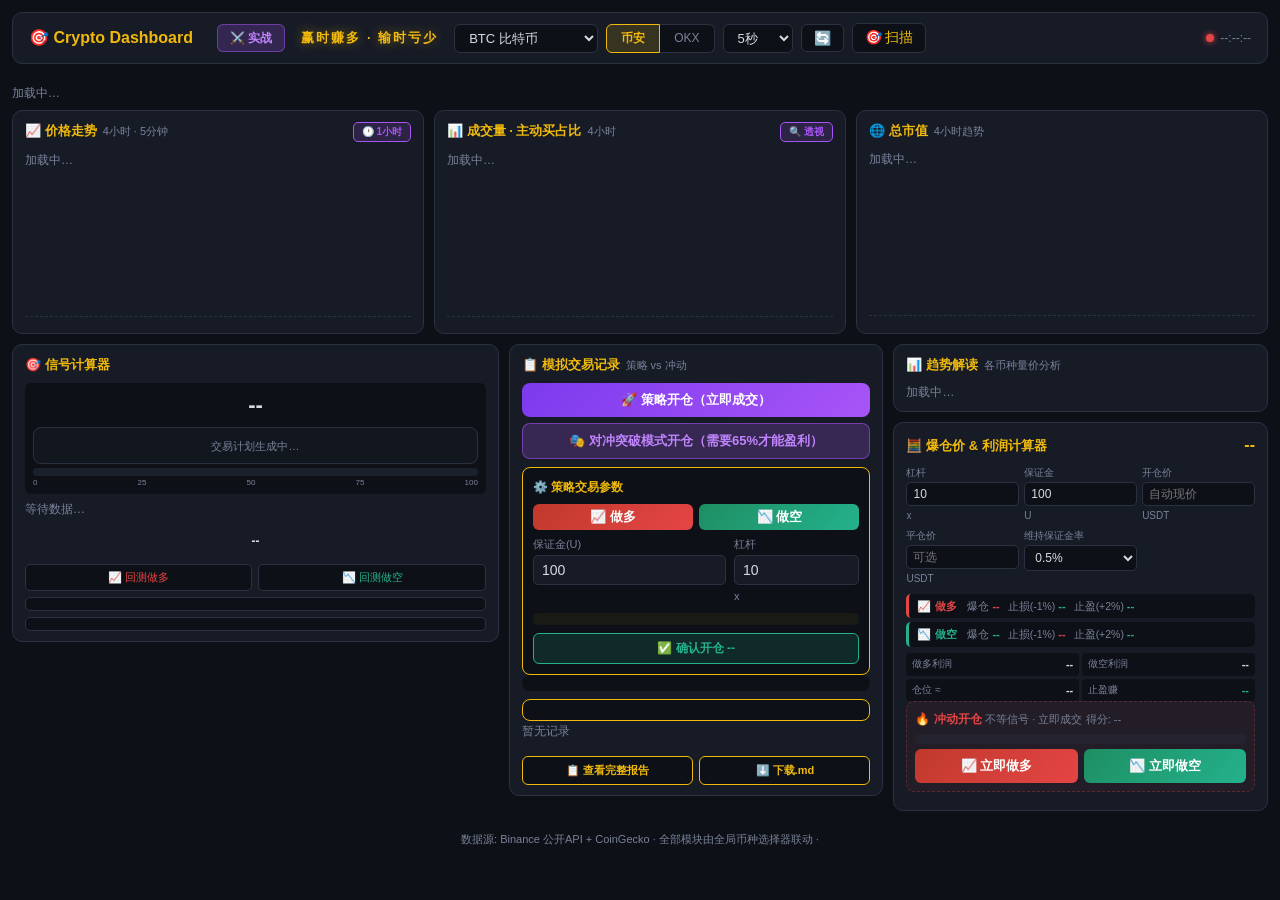
<file: index.html>
<!DOCTYPE html>
<html lang="zh-CN">
<head>
  <meta charset="UTF-8">
  <meta name="viewport" content="width=device-width, initial-scale=1.0">
  <title>赢时赚多 · 输时亏少 — Crypto Dashboard</title>
  <link rel="stylesheet" href="style.css?v=20260916220541">
</head>
<body>
  <!-- 顶栏: 全局控制 -->
  <header class="topbar">
    <div class="logo">🎯 Crypto Dashboard</div>
    <a href="battle.html" class="battle-link" title="实战OKX: 双向100U×10x, 感受资金流失速度">⚔️ 实战</a>
    <div class="motto">赢时赚多 · 输时亏少</div>
    <div class="controls">
      <select id="coinSel" title="选择币种(币安+OKX双所30币池)">
        <option value="BTCUSDT">BTC 比特币</option>
      </select>
      <div class="src-toggle">
        <button class="src-btn active" id="srcBn">币安</button>
        <button class="src-btn" id="srcOkx">OKX</button>
      </div>
      <select id="intervalSel" title="刷新间隔">
        <option value="5" selected>5秒</option>
        <option value="10">10秒</option>
        <option value="30">30秒</option>
        <option value="60">60秒</option>
      </select>
      <button id="refreshBtn" title="立即刷新">🔄</button>
      <button id="scanBtn" title="扫描30币开仓机会 (快捷键 S)">🎯 扫描</button>
    </div>
    <div class="status">
      <span class="dot" id="statusDot"></span>
      <span id="lastUpdate">--:--:--</span>
    </div>
  </header>

  <!-- 主流币价格条 -->
  <div class="coin-strip" id="coinStrip">
    <span class="loading">加载中…</span>
  </div>

  <!-- 第一行: 三个图表 -->
  <div class="grid charts-row">
    <div class="card chart-card">
      <div class="card-title">📈 价格走势 <span class="sub">4小时 · 5分钟</span>
        <button class="xray-btn" id="hourBtn" title="最近1小时分钟级价格曲线">🕐 1小时</button>
      </div>
      <div id="priceChart" class="chart-area"><span class="loading">加载中…</span></div>
      <div class="chart-info" id="priceInfo"></div>
    </div>
    <div class="card chart-card">
      <div class="card-title">📊 成交量 · 主动买占比 <span class="sub">4小时</span>
        <button class="xray-btn" id="xrayBtn" title="成交透视">🔍 透视</button>
      </div>
      <div id="volChart" class="chart-area"><span class="loading">加载中…</span></div>
      <div class="chart-info" id="volInfo"></div>
    </div>
    <div class="card chart-card">
      <div class="card-title">🌐 总市值 <span class="sub">4小时趋势</span></div>
      <div id="mcChart" class="chart-area"><span class="loading">加载中…</span></div>
      <div class="chart-info" id="mcInfo"></div>
    </div>
  </div>

  <!-- 第二行: 信号 + 趋势 + 计算器 -->
  <div class="grid analysis-row">
    <div class="card signal-card">
      <div class="card-title">🎯 信号计算器</div>
      <div class="score-gauge">
        <div class="sg-score" id="signalScore">--</div>
        <div class="sg-profile" id="signalProfile"></div>
        <div class="tp-box" id="tradePlan"><span class="sub">交易计划生成中…</span></div>
        <div class="sg-bar"><div class="sg-fill" id="scoreBar"></div></div>
        <div class="sg-ticks"><span>0</span><span>25</span><span>50</span><span>75</span><span>100</span></div>
      </div>
      <div id="signalList" class="signal-list"><span class="loading">等待数据…</span></div>
      <div id="signalVerdict" class="verdict">--</div>
      <div class="bt-btns">
        <button id="btLong" class="bt-btn long">📈 回测做多</button>
        <button id="btShort" class="bt-btn short">📉 回测做空</button>
      </div>
      <div id="btResult" class="bt-result hidden"></div>
      <div id="btTrades" class="bt-trades hidden"></div>
    </div>
    <div class="card forward-card">
      <div class="card-title">📋 模拟交易记录 <span class="sub">策略 vs 冲动</span></div>
      <button id="simStartBtn" class="sim-start">🚀 策略开仓（立即成交）</button>
        <button id="hedgeStartBtn" class="sim-start hedge-start" title="双方向同开: 多腿止损=近10根5m低点/空腿=高点, 各1.5R止盈。震荡双杀是主要风险, 组合需约65%单组胜率才覆盖双杀亏损">🎭 对冲突破模式开仓（需要65%才能盈利）</button>
      <div id="simForm" class="sim-form hidden">
        <div class="sim-form-title">⚙️ 策略交易参数</div>
        <div class="impulse-btns" style="margin-bottom:6px">
          <button id="simDirLong" class="impulse-btn il" style="padding:4px">📈 做多</button>
          <button id="simDirShort" class="impulse-btn is" style="padding:4px">📉 做空</button>
        </div>
        <div class="sim-form-grid">
          <label>保证金(U)<input id="simMargin" type="number" value="100" min="10"></label>
          <label>杠杆<input id="simLev" type="number" value="10" min="1" max="125">x</label>
        </div>
        <div id="simPreview" class="sim-preview"></div>
        <button id="simConfirm" class="sim-confirm">✅ 确认开仓 <span id="simConfirmPrice" style="font-weight:800">--</span></button>
      </div>
      <div id="simCompare" class="sim-compare"></div>
      <div id="simActive" class="sim-active hidden"></div>
      <div id="simHistory" class="sim-history"><span class="loading">暂无记录</span></div>
      <div style="display:flex;gap:6px;margin-top:8px">
        <button id="viewReportBtn" class="export-btn" style="flex:1">📋 查看完整报告</button>
        <button id="exportBtn" class="export-btn" style="flex:1" title="写入index.html所在文件夹(需先运行: python3 server.py)">⬇️ 下载.md</button>
      </div>
    </div>
    <div class="trend-calc-col">
    <div class="card trend-card">
      <div class="card-title">📊 趋势解读 <span class="sub">各币种量价分析</span></div>
      <div id="trendList" class="trend-list"><span class="loading">加载中…</span></div>
    </div>
    <div class="card calc-card">
      <div class="card-title">🧮 爆仓价 & 利润计算器 <span id="curPrice" class="calc-cur-price">--</span></div>
      <div class="calc-grid">
        <label>杠杆<input id="lev" type="number" value="10" min="1" max="125">x</label>
        <label>保证金<input id="margin" type="number" value="100">U</label>
        <label>开仓价<input id="entry" type="number" step="any" placeholder="自动现价">USDT</label>
        <label>平仓价<input id="exitP" type="number" step="any" placeholder="可选">USDT</label>
        <label>维持保证金率
          <select id="mmr"><option value="0.004">0.4%</option><option value="0.005" selected>0.5%</option><option value="0.01">1%</option></select>
        </label>
      </div>
      <div class="calc-tps">
        <div class="ctp long">
          <span class="ctp-h">📈 做多</span>
          <span>爆仓 <b id="liqLong" class="c-red">--</b></span>
          <span>止损(-1%) <b id="slLong" class="c-green">--</b></span>
          <span>止盈(+2%) <b id="tpLong" class="c-green">--</b></span>
        </div>
        <div class="ctp short">
          <span class="ctp-h">📉 做空</span>
          <span>爆仓 <b id="liqShort" class="c-green">--</b></span>
          <span>止损(-1%) <b id="slShort" class="c-red">--</b></span>
          <span>止盈(+2%) <b id="tpShort" class="c-green">--</b></span>
        </div>
      </div>
      <div class="calc-results">
        <div class="cr"><label>做多利润</label><b id="pnlLong">--</b></div>
        <div class="cr"><label>做空利润</label><b id="pnlShort">--</b></div>
        <div class="cr"><label>仓位 ≈</label><b id="posSize">--</b></div>
        <div class="cr"><label>止盈赚</label><b id="tpProfit" style="color:var(--down)">--</b></div>
      </div>

      <!-- 冲动开仓区(计算器下方) -->
      <div class="impulse-box">
        <div class="impulse-title">🔥 冲动开仓 <span class="sub">不等信号 · 立即成交</span> <span id="impulseScore" class="sub" style="margin-left:auto">得分: --</span></div>
        <div class="impulse-preview" id="impulsePreview"></div>

        <div class="impulse-btns">
          <button id="impulseLong" class="impulse-btn il">📈 立即做多</button>
          <button id="impulseShort" class="impulse-btn is">📉 立即做空</button>
        </div>
      </div>
    </div>
    </div>
  </div>

  <footer>
    数据源: Binance 公开API + CoinGecko · 全部模块由全局币种选择器联动 · <span id="dataRange"></span>
  </footer>

  <!-- 开仓机会扫描弹框 -->
  <div class="xray-overlay hidden" id="scanOverlay">
    <div class="xray-modal" style="max-width:600px">
      <div class="xray-header">
        <span class="xray-title">📡 扫描 <span id="scanSummary" class="sub"></span></span>
        <button class="xray-close" id="scanClose">&times;</button>
      </div>
      <div class="scan-tabs">
        <button class="rt2-btn active" id="tabSignal">🎯 信号(30池)</button>
        <button class="rt2-btn" id="radarTab" data-src="binance">🔥 热点·币安</button>
        <button class="rt2-btn" data-src="okx">🔥 热点·OKX</button>
      </div>
      <div id="radarWrap" class="hidden">
        <div class="hot-table-wrap">
          <table class="hot-table">
            <thead id="radarHead"></thead>
            <tbody id="radarBody"></tbody>
          </table>
        </div>
      </div>
      <div class="xray-body">
        <div class="xs-title">全池信号评分 <span class="sub">按最高分排序 · 点击币种直接跳转 · S键重扫</span></div>
        <div id="scanList" class="scan-list"><span class="loading">按 S 或点按钮开始扫描</span></div>
      </div>
    </div>
  </div>

  <!-- 1小时价格细览弹框 -->
  <div class="xray-overlay hidden" id="hourOverlay">
    <div class="xray-modal" style="max-width:640px">
      <div class="xray-header">
        <span class="xray-title">🕐 最近1小时价格 · <span id="hourSym">--</span></span>
        <button class="xray-close" id="hourClose">&times;</button>
      </div>
      <div class="xray-body">
        <div id="hourStats" class="hour-stats"></div>
        <div id="hourChart" class="hour-chart"><span class="loading">加载中…</span></div>
        <div class="xs-title" style="margin-top:8px">分钟明细 <span class="sub">最新在前 · 时间 | 价格 | 幅度</span></div>
        <div id="hourRows" class="hour-rows"><span class="loading">加载中…</span></div>
      </div>
    </div>
  </div>

  <!-- 成交透视弹框 -->
  <div class="xray-overlay hidden" id="xrayOverlay">
    <div class="xray-modal">
      <div class="xray-header">
        <span class="xray-title">🔍 成交透视 · <span id="xraySym">--</span></span>
        <button class="xray-close" id="xrayClose">&times;</button>
      </div>
      <div class="xray-body">
        <div class="xray-section">
          <div class="xs-title">📐 量价分布 <span class="sub">价格 × 成交量（真实成交密集区）</span></div>
          <div id="xrayProfile" class="xray-profile"><span class="loading">分析中…</span></div>
          <div class="xray-insight" id="xrayProfileInsight"></div>
        </div>
        <div class="xray-section">
          <div class="xs-title">👥 交易者画像 <span class="sub">谁在买 · 谁在卖</span></div>
          <div id="xrayTraders" class="xray-traders"><span class="loading">分析中…</span></div>
          <div class="xray-insight" id="xrayTraderInsight"></div>
        </div>
        <div class="xray-section">
          <div class="xs-title">🤝 市场共识 <span class="sub">交易者的期望与分歧</span></div>
          <div id="xrayConsensus" class="xray-consensus"><span class="loading">分析中…</span></div>
          <div class="xray-insight" id="xrayConsensusInsight"></div>
        </div>
        <div class="xray-section">
          <div class="xs-title">🐋 大单成交 <span class="sub">时间倒序 · 买卖分区</span> <span id="tradeSummary" class="sub"></span></div>
          <div id="tradesArea" class="xray-trades"><span class="loading">加载中…</span></div>
        </div>
        <div class="xray-section">
          <div class="xs-title">🧱 盘口大墙 <span class="sub">支撑/阻力 + 行为追踪</span> <span id="wallTime" class="sub"></span></div>
          <div id="wallsArea" class="xray-walls"><span class="loading">加载中…</span></div>
        </div>
      </div>
    </div>
  </div>

  <!-- 交易报告弹框 -->
  <div class="xray-overlay hidden" id="reportOverlay">
    <div class="xray-modal" style="max-width:600px">
      <div class="xray-header">
        <span class="xray-title">📋 交易报告</span>
        <button class="xray-close" onclick="document.getElementById('reportOverlay').classList.add('hidden')">&times;</button>
      </div>
      <div class="xray-body" id="reportBody"></div>
    </div>
  </div>

  <!-- 交易详情弹框 -->
  <div class="xray-overlay hidden" id="tradeDetailOverlay">
    <div class="xray-modal" style="max-width:480px">
      <div class="xray-header">
        <span class="xray-title" id="tdTitle">交易详情</span>
        <button class="xray-close" onclick="document.getElementById('tradeDetailOverlay').classList.add('hidden')">&times;</button>
      </div>
      <div class="xray-body" id="tdBody"></div>
    </div>
  </div>

  <script src="app.js?v=20260916220541"></script>
</body>
</html>
</file>
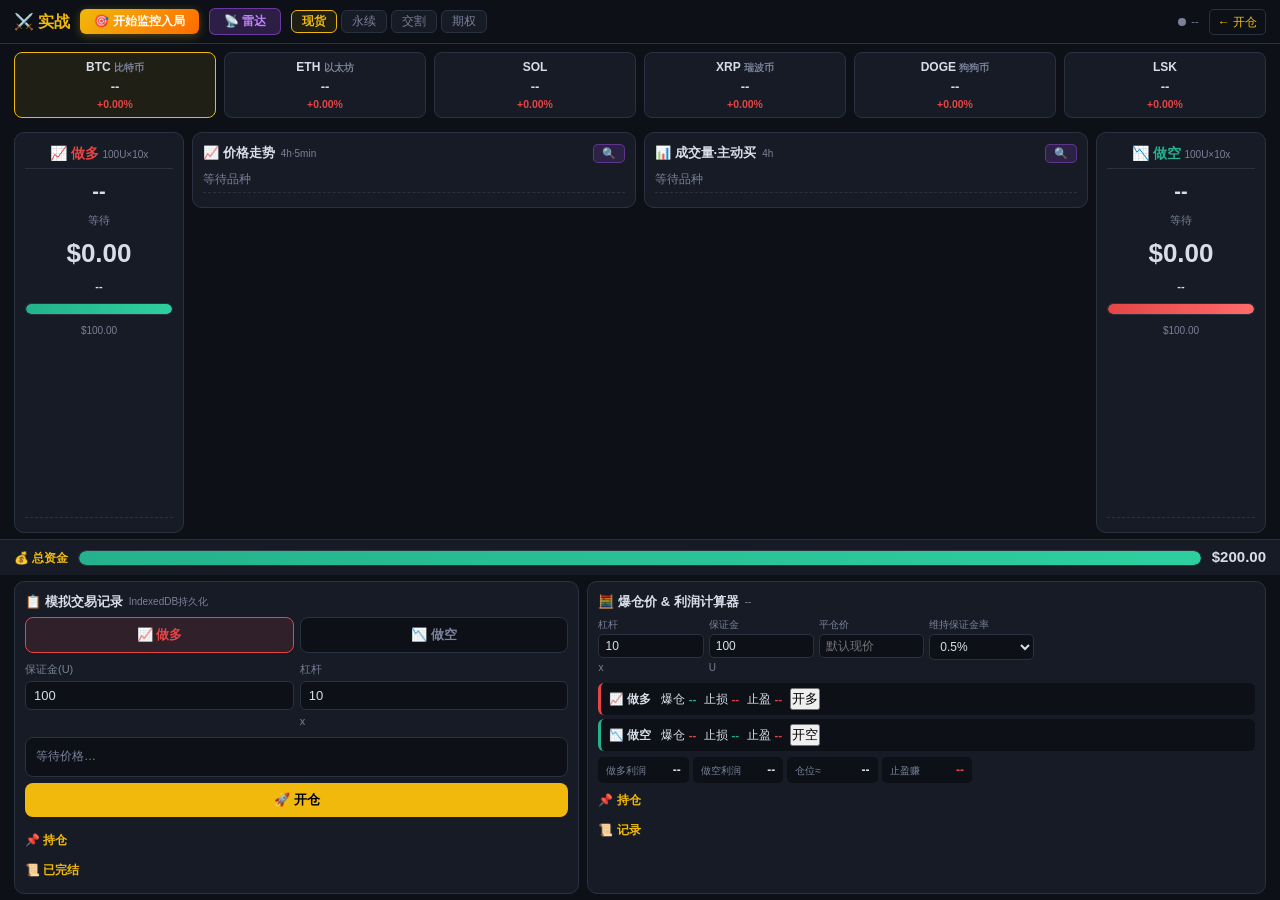
<file: battle.html>
<!DOCTYPE html>
<html lang="zh-CN">
<head>
  <meta charset="UTF-8">
  <meta name="viewport" content="width=device-width, initial-scale=1.0">
  <title>⚔️ 实战OKX · 资金流失体验</title>
  <link rel="icon" href="data:image/svg+xml,<svg xmlns='http://www.w3.org/2000/svg' viewBox='0 0 100 100'><text y='.9em' font-size='90'>⚔️</text></svg>">
  <link rel="stylesheet" href="battle.css?v=5">
</head>
<body>
  <header class="bt-topbar">
    <div class="bt-logo">⚔️ 实战</div>
    <button class="bt-start-btn" id="btStartBtn">🎯 监控入局</button>
    <button class="bt-radar-btn" id="btRadarBtn">📡 雷达</button>
    <nav class="bt-tabs">
      <button class="bt-tab active" data-pt="SPOT">现货</button>
      <button class="bt-tab" data-pt="SWAP">永续</button>
      <button class="bt-tab" data-pt="FUTURES">交割</button>
      <button class="bt-tab" data-pt="OPTION">期权</button>
    </nav>
    <span class="bt-status"><span class="bt-dot" id="btDot"></span><span id="btLast">--</span></span>
    <a class="bt-back" href="index.html">← 开仓</a>
  </header>

  <div class="coin-strip" id="btCoinStrip"><span class="bt-loading">加载中…</span></div>

  <main class="bt-main">
    <aside class="bt-side bt-long">
      <div class="bt-side-head">📈 做多 <span class="bt-tag">100U×10x</span></div>
      <div class="bt-curprice" id="btLongCurPrice">--</div>
      <div class="bt-entry" id="btLongEntry">等待</div>
      <div class="bt-pnl" id="btLongPnl">$0.00</div>
      <div class="bt-speed" id="btLongSpeed">--</div>
      <div class="bt-fundbar"><div class="bt-fundbar-fill" id="btLongFill"></div></div>
      <div class="bt-fundbar-label" id="btLongLabel">$100.00</div>
      <div class="bt-detail" id="btLongDetail"></div>
    </aside>

    <section class="bt-chart-col">
      <div class="card chart-card">
        <div class="card-title">📈 价格走势 <span class="bt-sub">4h·5min</span>
          <button class="bt-xray" id="btXrayPrice">🔍</button>
        </div>
        <div id="btPriceChart" class="chart-area"><span class="bt-loading">等待品种</span></div>
        <div class="chart-info" id="btPriceInfo"></div>
      </div>
    </section>

    <section class="bt-chart-col">
      <div class="card chart-card">
        <div class="card-title">📊 成交量·主动买 <span class="bt-sub">4h</span>
          <button class="bt-xray" id="btXrayVol">🔍</button>
        </div>
        <div id="btVolChart" class="chart-area"><span class="bt-loading">等待品种</span></div>
        <div class="chart-info" id="btVolInfo"></div>
      </div>
    </section>

    <aside class="bt-side bt-short">
      <div class="bt-side-head">📉 做空 <span class="bt-tag">100U×10x</span></div>
      <div class="bt-curprice" id="btShortCurPrice">--</div>
      <div class="bt-entry" id="btShortEntry">等待</div>
      <div class="bt-pnl" id="btShortPnl">$0.00</div>
      <div class="bt-speed" id="btShortSpeed">--</div>
      <div class="bt-fundbar"><div class="bt-fundbar-fill short" id="btShortFill"></div></div>
      <div class="bt-fundbar-label" id="btShortLabel">$100.00</div>
      <div class="bt-detail" id="btShortDetail"></div>
    </aside>
  </main>

  <div class="bt-total-funds">
    <span class="bt-total-label">💰 总资金</span>
    <div class="bt-total-bar"><div class="bt-total-fill" id="btTotalFill"></div></div>
    <span class="bt-total-val" id="btTotalVal">$200.00</span>
  </div>

  <!-- ⚙️ 策略参数 + 🧮 计算器(和开仓主页同款) -->
  <div class="bt-bottom-cards">
    <div class="card bt-trade-card">
      <div class="card-title">📋 模拟交易记录 <span class="bt-sub">IndexedDB持久化</span></div>
      <div class="bt-strat-btns">
        <button class="bt-dir-btn bt-dir-long active" id="btDirLong">📈 做多</button>
        <button class="bt-dir-btn bt-dir-short" id="btDirShort">📉 做空</button>
      </div>
      <div class="bt-strat-grid">
        <label>保证金(U)<input id="btMargin" type="number" value="100" min="10"></label>
        <label>杠杆<input id="btLev" type="number" value="10" min="1" max="125">x</label>
      </div>
      <div id="btStratPreview" class="bt-strat-preview"><span class="bt-loading">等待价格…</span></div>
      <button class="bt-open-btn" id="btOpenBtn">🚀 开仓</button>
      <div class="bt-sec-title">📌 持仓 <span class="bt-sub" id="btPosCount"></span></div>
      <div id="btOpenPositions" class="bt-pos-list"></div>
      <div class="bt-sec-title">📜 已完结 <span class="bt-sub" id="btHistStats"></span></div>
      <div id="btClosedTrades" class="bt-hist-list"></div>
    </div>
    <div class="card bt-calc-card">
      <div class="card-title">🧮 爆仓价 & 利润计算器 <span class="bt-sub" id="btCalcPrice">--</span></div>
      <div class="bt-calc-grid">
        <label>杠杆<input id="btCalcLev" type="number" value="10" min="1" max="125">x</label>
        <label>保证金<input id="btCalcMargin" type="number" value="100">U</label>
        <label>平仓价<input id="btCalcExit" type="number" step="any" placeholder="默认现价"></label>
        <label>维持保证金率<select id="btMmr"><option value="0.004">0.4%</option><option value="0.005" selected>0.5%</option><option value="0.01">1%</option></select></label>
      </div>
      <div class="bt-calc-tps">
        <div class="ctp long">
          <span class="ctp-h">📈 做多</span>
          <span>爆仓 <b id="btLiqLong" class="bt-red">--</b></span>
          <span>止损 <b id="btSlLong" class="bt-green">--</b></span>
          <span>止盈 <b id="btTpLong" class="bt-green">--</b></span>
          <button class="bt-mini-open long" id="btCalcOpenLong">开多</button>
        </div>
        <div class="ctp short">
          <span class="ctp-h">📉 做空</span>
          <span>爆仓 <b id="btLiqShort" class="bt-green">--</b></span>
          <span>止损 <b id="btSlShort" class="bt-red">--</b></span>
          <span>止盈 <b id="btTpShort" class="bt-green">--</b></span>
          <button class="bt-mini-open short" id="btCalcOpenShort">开空</button>
        </div>
      </div>
      <div class="bt-calc-results">
        <div><label>做多利润</label><b id="btPnlLong">--</b></div>
        <div><label>做空利润</label><b id="btPnlShort">--</b></div>
        <div><label>仓位≈</label><b id="btPosSize">--</b></div>
        <div><label>止盈赚</label><b id="btTpProfit" class="bt-green">--</b></div>
      </div>
      <div class="bt-sec-title">📌 持仓 <span class="bt-sub" id="btCalcPosCount"></span></div>
      <div id="btCalcPositions" class="bt-pos-list"></div>
      <div class="bt-sec-title">📜 记录 <span class="bt-sub" id="btCalcHistStats"></span></div>
      <div id="btCalcHistory" class="bt-hist-list"></div>
    </div>
  </div>
  </div>

  <!-- 雷达弹框 -->
  <div class="bt-radar-overlay hidden" id="btRadarOverlay">
    <div class="bt-radar-modal">
      <div class="bt-radar-head">
        <span>📡 加密雷达</span>
        <button class="bt-radar-close" id="btRadarClose">&times;</button>
      </div>
      <iframe class="bt-radar-frame" src="https://fumolan.github.io/crypto-radar/" loading="lazy"></iframe>
    </div>
  </div>

  <!-- 透视弹框 -->
  <div class="bt-xray-overlay hidden" id="btXrayOverlay">
    <div class="bt-xray-modal">
      <div class="bt-xray-head">
        <span>🔍 透视 <span id="btXrayTitle" class="bt-sub"></span></span>
        <button class="bt-xray-close" id="btXrayClose">&times;</button>
      </div>
      <div class="bt-xray-body">
        <div id="btXrayTrades" class="bt-xray-trades"><span class="bt-loading">加载中…</span></div>
      </div>
    </div>
  </div>

  <script src="battle.js?v=5"></script>
</body>
</html>
</file>
<file: style.css>
:root {
  --bg: #0d1117;
  --card: #161b26;
  --border: #2a3242;
  --text: #d7dae3;
  --muted: #7a8299;
  --accent: #f0b90b;
  --up: #e54545;
  --down: #24b28c;
  --purple: #a855f7;
}

* { margin: 0; padding: 0; box-sizing: border-box; }

body {
  background: var(--bg);
  color: var(--text);
  font: 13px/1.5 -apple-system, "Segoe UI", "Microsoft YaHei", "PingFang SC", "Noto Sans CJK SC", sans-serif;
  min-height: 100vh;
  padding: 12px;
}

/* ---------- 顶栏 ---------- */
.topbar {
  display: flex;
  align-items: center;
  gap: 16px;
  padding: 10px 16px;
  background: var(--card);
  border: 1px solid var(--border);
  border-radius: 10px;
  margin-bottom: 12px;
}
.logo { font-size: 16px; font-weight: 800; color: var(--accent); }
.controls { display: flex; gap: 8px; align-items: center; }
.controls select {
  background: var(--bg);
  color: var(--text);
  border: 1px solid var(--border);
  border-radius: 6px;
  padding: 5px 10px;
  font-size: 13px;
  cursor: pointer;
}
.controls button {
  background: var(--bg);
  color: var(--accent);
  border: 1px solid var(--border);
  border-radius: 6px;
  padding: 5px 12px;
  font-size: 14px;
  cursor: pointer;
}
.controls button:hover { border-color: var(--accent); }

.src-toggle { display: flex; }
.src-btn {
  background: var(--bg) !important;
  color: var(--muted) !important;
  border: 1px solid var(--border) !important;
  padding: 5px 14px !important;
  font-size: 12px !important;
  cursor: pointer;
  border-radius: 0 !important;
}
.src-btn:first-child { border-radius: 6px 0 0 6px !important; }
.src-btn:last-child { border-radius: 0 6px 6px 0 !important; border-left: none !important; }
.src-btn.active {
  background: rgba(240, 185, 11, 0.15) !important;
  border-color: var(--accent) !important;
  color: var(--accent) !important;
  font-weight: 700;
}
.status { margin-left: auto; display: flex; align-items: center; gap: 6px; font-size: 12px; color: var(--muted); }
.dot { width: 8px; height: 8px; border-radius: 50%; background: var(--muted); }
.dot.ok { background: var(--down); box-shadow: 0 0 6px var(--down); }
.dot.err { background: var(--up); box-shadow: 0 0 6px var(--up); }

/* ---------- 主流币价格条 ---------- */
.coin-strip {
  display: flex;
  gap: 8px;
  padding: 8px 0;
  overflow-x: auto;
}
.coin-chip {
  flex: 1 0 100px;
  min-width: 100px;
  background: var(--card);
  border: 1px solid var(--border);
  border-radius: 8px;
  padding: 6px 10px;
  cursor: pointer;
  transition: border-color 0.2s;
  text-align: center;
}
.coin-chip:hover { border-color: var(--accent); }
.coin-chip.active {
  border-color: var(--accent);
  background: rgba(240, 185, 11, 0.08);
}
.cc-sym { font-size: 12px; font-weight: 700; }
.cc-price { font-size: 13px; font-weight: 700; font-variant-numeric: tabular-nums; margin-top: 1px; }
.cc-chg { font-size: 10.5px; font-weight: 600; }
.cc-chg.up { color: var(--up); }
.cc-chg.down { color: var(--down); }

/* ---------- 网格布局 ---------- */
.grid { display: grid; gap: 10px; margin-bottom: 10px; }
.charts-row { grid-template-columns: 1fr 1fr 1fr; }
.analysis-row { grid-template-columns: 1.3fr 1fr 1fr; align-items: start; }
.data-row { grid-template-columns: 1fr 1fr; }
.grid > .card { min-width: 0; }

@media (max-width: 1200px) {
  .charts-row { grid-template-columns: 1fr; }
  .analysis-row { grid-template-columns: 1fr; }
  .data-row { grid-template-columns: 1fr; }
}

/* ---------- 卡片 ---------- */
.card {
  background: var(--card);
  border: 1px solid var(--border);
  border-radius: 10px;
  padding: 10px 12px;
  overflow: hidden;
}
.card-title {
  font-size: 13px;
  font-weight: 700;
  color: var(--accent);
  margin-bottom: 8px;
  display: flex;
  align-items: baseline;
  gap: 6px;
}
.sub { font-size: 11px; color: var(--muted); font-weight: 400; }
.loading { color: var(--muted); font-size: 12px; }

/* ---------- 图表 ---------- */
.chart-area { min-height: 160px; }
.chart-area svg { width: 100%; display: block; }
.chart-info {
  padding-top: 6px;
  font-size: 11px;
  color: var(--muted);
  border-top: 1px dashed var(--border);
  margin-top: 6px;
}

/* ---------- 信号计算器 ---------- */
.score-gauge {
  margin-bottom: 6px;
  padding: 5px 8px;
  background: var(--bg);
  border-radius: 6px;
  text-align: center;
}
.sg-score {
  font-size: 22px;
  font-weight: 800;
  font-variant-numeric: tabular-nums;
  margin-bottom: 2px;
}
.sg-score.high { color: var(--down); }
.sg-score.mid { color: var(--accent); }
.sg-score.low { color: var(--up); }
.sg-bar {
  height: 8px;
  background: rgba(42,50,66,0.5);
  border-radius: 4px;
  overflow: hidden;
}
.sg-fill {
  height: 100%;
  border-radius: 4px;
  transition: width 0.5s, background 0.3s;
}
.sg-ticks {
  display: flex;
  justify-content: space-between;
  font-size: 8px;
  color: var(--muted);
  margin-top: 1px;
}

.sig-calc {
  padding: 3px 6px;
  background: var(--bg);
  border-radius: 4px;
  margin-bottom: 3px;
}
.sig-calc.passed { border-left: 3px solid var(--down); }
.sig-calc.failed { border-left: 3px solid var(--border); }
.sc-head {
  display: flex;
  align-items: center;
  gap: 4px;
  font-size: 11px;
  flex-wrap: nowrap;
}
.sc-num { color: var(--muted); font-size: 9px; min-width: 12px; }
.sc-name { font-weight: 700; min-width: 52px; white-space: nowrap; }
.sc-pass { font-size: 9px; font-weight: 600; margin-left: auto; white-space: nowrap; }
.sc-pass.on { color: var(--down); }
.sc-pass.off { color: var(--muted); }
.sc-pts { font-weight: 800; font-variant-numeric: tabular-nums; min-width: 36px; text-align: right; white-space: nowrap; }
.sc-pts.on { color: var(--down); }
.sc-pts.off { color: var(--muted); }
.sc-detail {
  display: flex;
  justify-content: space-between;
  font-size: 9px;
  color: var(--muted);
  margin-top: 2px;
  white-space: nowrap;
  overflow: hidden;
}
.sc-val { color: var(--text); font-weight: 600; }
.sc-thresh { color: var(--muted); }
.sc-bar {
  height: 4px;
  background: rgba(42,50,66,0.4);
  border-radius: 2px;
  margin-top: 2px;
  overflow: hidden;
}
.sc-bar-fill {
  height: 100%;
  border-radius: 2px;
  transition: width 0.4s;
}
.sc-bar-fill.pass { background: var(--down); }
.sc-bar-fill.near { background: var(--accent); }
.sc-bar-fill.far  { background: rgba(122,130,153,0.4); }

/* ---------- 信号面板(旧) ---------- */
.signal-list { display: flex; flex-direction: column; gap: 4px; }
.verdict {
  margin-top: 8px;
  padding: 6px 10px;
  border-radius: 6px;
  font-size: 12px;
  font-weight: 700;
  text-align: center;
}
.verdict.go { background: rgba(36,178,140,0.12); color: var(--down); }
.verdict.wait { background: rgba(240,185,11,0.1); color: var(--accent); }
.verdict.no { background: rgba(229,69,69,0.1); color: var(--up); }

.bt-btns { display: flex; gap: 6px; margin-top: 8px; }
.bt-btn {
  flex: 1;
  padding: 5px;
  background: var(--bg);
  border: 1px solid var(--border);
  border-radius: 5px;
  font-size: 11px;
  cursor: pointer;
}
.bt-btn.long { color: var(--up); }
.bt-btn.short { color: var(--down); }
.bt-btn:hover { border-color: var(--accent); }
.bt-btn:disabled { opacity: 0.5; }
.bt-result {
  margin-top: 6px;
  padding: 6px 8px;
  background: var(--bg);
  border: 1px solid var(--border);
  border-radius: 5px;
  font-size: 11px;
}
.bt-result .r { display: flex; justify-content: space-between; padding: 1px 0; }
.bt-result .good { color: var(--down); }
.bt-result .bad { color: var(--up); }

.bt-trades {
  margin-top: 6px;
  padding: 6px 8px;
  background: var(--bg);
  border: 1px solid var(--border);
  border-radius: 5px;
  font-size: 10.5px;
  max-height: 180px;
  overflow-y: auto;
}
.bt-trade-row {
  display: flex;
  gap: 6px;
  padding: 2px 0;
  border-bottom: 1px solid rgba(42,50,66,0.2);
  font-variant-numeric: tabular-nums;
}
.bt-trade-row:last-child { border-bottom: none; }
.bt-t-time { width: 100px; color: var(--muted); }
.bt-t-entry { width: 80px; text-align: right; }
.bt-t-exit { width: 80px; text-align: right; }
.bt-t-result { width: 50px; text-align: center; font-weight: 700; }
.bt-t-result.win { color: var(--down); }
.bt-t-result.loss { color: var(--up); }
.bt-t-pl { width: 60px; text-align: right; font-weight: 700; }
.bt-t-pl.win { color: var(--down); }
.bt-t-pl.loss { color: var(--up); }

.bt-strategy {
  margin-top: 6px;
  padding: 6px 8px;
  background: rgba(240,185,11,0.05);
  border: 1px dashed var(--border);
  border-radius: 5px;
  font-size: 10px;
  color: var(--muted);
  line-height: 1.5;
}
.bt-strategy b { color: var(--accent); }

/* ---------- 模拟交易 ---------- */
.sim-start {
  display: block;
  width: 100%;
  margin-top: 8px;
  padding: 8px;
  background: linear-gradient(135deg, #7c3aed, #a855f7);
  border: none;
  border-radius: 8px;
  color: #fff;
  font-size: 13px;
  font-weight: 700;
  cursor: pointer;
}
.sim-start:hover { box-shadow: 0 2px 12px rgba(168,85,247,0.4); }

.sim-form {
  margin-top: 8px;
  padding: 10px;
  background: var(--bg);
  border: 1px solid var(--accent);
  border-radius: 8px;
}
.sim-form-title { font-size: 12px; font-weight: 700; color: var(--accent); margin-bottom: 8px; }
.sim-form-grid { display: grid; grid-template-columns: 1fr 1fr; gap: 8px; }
.sim-form-grid label { display: flex; flex-direction: column; gap: 3px; font-size: 11px; color: var(--muted); }
.sim-form-grid input {
  background: var(--card); color: var(--text);
  border: 1px solid var(--border); border-radius: 5px;
  padding: 6px 8px; font-size: 14px;
}
.sim-preview {
  margin-top: 8px;
  padding: 6px 8px;
  background: rgba(240,185,11,0.05);
  border-radius: 5px;
  font-size: 11px;
  color: var(--muted);
  line-height: 1.5;
}
.sim-preview b { color: var(--text); }
.sim-confirm {
  display: block;
  width: 100%;
  margin-top: 8px;
  padding: 6px;
  background: rgba(36,178,140,0.15);
  border: 1px solid var(--down);
  border-radius: 6px;
  color: var(--down);
  font-size: 12px;
  font-weight: 700;
  cursor: pointer;
}
.sim-confirm:hover { background: rgba(36,178,140,0.25); }

.sim-active {
  margin-top: 8px;
  padding: 10px;
  background: var(--bg);
  border: 1px solid var(--accent);
  border-radius: 8px;
  font-size: 12px;
}
.sa-status { font-size: 13px; font-weight: 800; margin-bottom: 6px; }
.sa-status.open { color: var(--down); }
.sa-status.win { color: var(--down); }
.sa-status.loss { color: var(--up); }
.sa-status.liquidated { color: #ff4444; }
.sa-status.waiting { color: var(--accent); }
.sa-row { display: flex; justify-content: space-between; padding: 2px 0; }
.sa-row .l { color: var(--muted); font-size: 11px; }
.sa-row .v { font-weight: 700; font-variant-numeric: tabular-nums; }
.sa-pnl { font-size: 18px; font-weight: 800; text-align: center; padding: 6px 0; margin-top: 4px; border-radius: 5px; }
.sa-pnl.pos { color: var(--down); background: rgba(36,178,140,0.1); }
.sa-pnl.neg { color: var(--up); background: rgba(229,69,69,0.1); }

.sim-history { max-height: 200px; overflow-y: auto; margin-bottom: 6px; }
.sim-h-row {
  display: flex;
  gap: 6px;
  padding: 3px 6px;
  font-size: 11px;
  font-variant-numeric: tabular-nums;
  border-bottom: 1px solid rgba(42,50,66,0.2);
  align-items: center;
}
.sh-time { width: 90px; color: var(--muted); font-size: 10px; }
.sh-sym { width: 40px; font-weight: 700; }
.sh-detail { flex: 1; color: var(--muted); font-size: 10px; }
.sh-result { width: 55px; text-align: center; font-weight: 700; font-size: 10px; border-radius: 3px; }
.sh-pnl { width: 65px; text-align: right; font-weight: 700; }
.sh-pnl.pos { color: var(--down); }
.sh-pnl.neg { color: var(--up); }

/* ---------- 前向验证 ---------- */
.forward-card { grid-column: span 1; }

/* ---------- 开仓机会扫描 ---------- */
.scan-list { display: flex; flex-direction: column; gap: 4px; max-height: 62vh; overflow-y: auto; }
.scan-row {
  display: flex; gap: 10px; align-items: center;
  padding: 6px 10px; border-radius: 6px; background: var(--bg);
  font-size: 12px; cursor: pointer; border: 1px solid transparent;
}
.scan-row:hover { border-color: var(--accent); }
.scan-row.hit { background: rgba(240, 185, 11, 0.06); }
.scan-row.hit.strong { border-color: rgba(229, 69, 69, 0.35); }
.sr-sym { width: 50px; font-weight: 700; flex-shrink: 0; }
.sr-tag { width: 42px; flex-shrink: 0; font-size: 9.5px; text-align: center; border-radius: 4px; padding: 1px 0; }
.sr-tag.主流 { background: rgba(240, 185, 11, 0.15); color: var(--accent); }
.sr-tag.山寨 { background: rgba(122, 130, 153, 0.18); color: var(--muted); }
.sr-tag.高波动 { background: rgba(229, 69, 69, 0.15); color: var(--up); }
.sr-verdict { width: 74px; font-weight: 700; flex-shrink: 0; }
.sg-profile { font-size: 10px; color: var(--muted); text-align: center; margin: 2px 0 3px; }
.sr-price { width: 76px; text-align: right; flex-shrink: 0; font-weight: 600; font-variant-numeric: tabular-nums; }
.sr-score { width: 88px; flex-shrink: 0; color: var(--muted); font-variant-numeric: tabular-nums; }
.sr-hits { flex: 1; color: var(--muted); font-size: 10.5px; overflow: hidden; text-overflow: ellipsis; white-space: nowrap; }
.sr-chg { width: 56px; text-align: right; flex-shrink: 0; font-weight: 600; font-variant-numeric: tabular-nums; }
.sr-chg.up { color: var(--up); }
.sr-chg.down { color: var(--down); }

/* 策略开仓方向按钮选中态 */
.impulse-btn.dir-sel {
  border-color: var(--accent);
  background: rgba(240, 185, 11, 0.18);
  font-weight: 800;
  box-shadow: 0 0 0 1px var(--accent) inset;
}

/* ---------- 1小时价格细览 ---------- */
.hour-stats { display: flex; flex-direction: column; gap: 3px; margin-bottom: 6px; }
.hs-row { display: flex; gap: 8px; font-size: 12px; align-items: baseline; flex-wrap: wrap; }
.hs-row .l { color: var(--muted); font-size: 11px; }
.hs-row b { margin-right: 12px; font-variant-numeric: tabular-nums; }
.hour-chart svg { width: 100%; }
.hour-rows { display: flex; flex-direction: column; gap: 2px; max-height: 220px; overflow-y: auto; }
.hr-row { display: flex; gap: 10px; font-size: 11.5px; font-variant-numeric: tabular-nums; padding: 2px 6px; border-radius: 4px; }
.hr-row:nth-child(odd) { background: rgba(42, 50, 66, 0.3); }
.h-time { width: 46px; color: var(--muted); }
.h-price { flex: 1; font-weight: 600; }
.h-chg { width: 72px; text-align: right; }
.h-chg.up { color: var(--up); }
.h-chg.down { color: var(--down); }

/* ---------- 趋势解读 ---------- */
.trend-list { display: flex; flex-direction: column; gap: 2px; max-height: 360px; overflow-y: auto; }
.trend-row {
  display: flex;
  gap: 8px;
  align-items: baseline;
  padding: 3px 6px;
  font-size: 11.5px;
  border-bottom: 1px solid rgba(42,50,66,0.3);
}
.trend-row:last-child { border-bottom: none; }
.tr-sym { width: 48px; font-weight: 700; flex-shrink: 0; }
.tr-verdict { flex: 1; }
.tr-verdict.bull { color: var(--up); }
.tr-verdict.bear { color: var(--down); }
.tr-verdict.neutral { color: var(--muted); }
.tr-verdict.warn { color: var(--accent); }

/* ---------- 计算器 ---------- */
.calc-grid {
  display: grid;
  grid-template-columns: 1fr 1fr 1fr;
  gap: 5px;
  margin-bottom: 8px;
}
.calc-grid label {
  display: flex;
  flex-direction: column;
  gap: 2px;
  font-size: 10px;
  color: var(--muted);
}
.calc-grid input, .calc-grid select {
  background: var(--bg);
  color: var(--text);
  border: 1px solid var(--border);
  border-radius: 5px;
  padding: 4px 6px;
  font-size: 12px;
  width: 100%;
}
.calc-grid input:focus, .calc-grid select:focus { outline: none; border-color: var(--accent); }
.calc-results { display: grid; grid-template-columns: 1fr 1fr; gap: 3px; }
.cr {
  display: flex;
  justify-content: space-between;
  padding: 3px 6px;
  background: var(--bg);
  border-radius: 4px;
  font-size: 11px;
}
.cr label { color: var(--muted); font-size: 10px; }
.cr b { font-variant-numeric: tabular-nums; }

/* ---------- 大单成交 ---------- */
.trades-area { max-height: 320px; overflow-y: auto; }
.trade-section-title {
  padding: 4px 0;
  font-size: 12px;
  font-weight: 700;
}
.trade-section-title.buy { color: var(--up); }
.trade-section-title.sell { color: var(--down); }
.trade-row {
  display: grid;
  grid-template-columns: 70px 45px 1fr 90px 70px;
  gap: 6px;
  padding: 2.5px 0;
  font-size: 11.5px;
  font-variant-numeric: tabular-nums;
  border-bottom: 1px solid rgba(42,50,66,0.2);
}
.trade-row:last-child { border-bottom: none; }
.t-time { color: var(--muted); font-size: 10px; }
.t-side { font-weight: 700; }
.t-side.buy { color: var(--up); }
.t-side.sell { color: var(--down); }
.t-price { text-align: right; }
.t-qty { text-align: right; font-weight: 700; color: var(--accent); }
.t-usd { text-align: right; color: var(--muted); }
.trade-summary-bar {
  display: flex;
  gap: 10px;
  padding: 5px 8px;
  margin-bottom: 6px;
  background: var(--bg);
  border-radius: 5px;
  font-size: 11px;
  font-weight: 600;
}

/* ---------- 盘口大墙 ---------- */
.walls-area { max-height: 320px; overflow-y: auto; }
.wall-h {
  padding: 5px 0 3px;
  font-size: 12px;
  font-weight: 700;
}
.wall-h.sell { color: var(--up); }
.wall-h.buy { color: var(--down); }
.wall-h.eaten { color: var(--accent); border-top: 1px dashed var(--border); margin-top: 6px; padding-top: 6px; }

.w-row {
  display: grid;
  grid-template-columns: 70px 1fr 65px 55px 45px 58px;
  gap: 5px;
  align-items: center;
  padding: 3px 0;
  font-size: 11.5px;
  font-variant-numeric: tabular-nums;
  border-bottom: 1px solid rgba(42,50,66,0.15);
}
.w-row:last-child { border-bottom: none; }
.w-price { font-weight: 700; }
.w-bar { height: 10px; background: rgba(42,50,66,0.5); border-radius: 2px; overflow: hidden; }
.w-fill { height: 100%; border-radius: 2px; display: block; }
.w-fill.buy { background: var(--down); opacity: 0.75; }
.w-fill.sell { background: var(--up); opacity: 0.75; }
.w-qty { text-align: right; font-weight: 700; }
.w-dist { text-align: right; color: var(--muted); font-size: 10px; }
.w-age { text-align: right; color: var(--muted); font-size: 10px; }
.w-cred { text-align: center; font-size: 10px; font-weight: 600; border-radius: 3px; padding: 1px 2px; }
.cred-high { color: var(--down); background: rgba(36,178,140,0.12); }
.cred-mid { color: var(--accent); background: rgba(240,185,11,0.12); }
.cred-low { color: #ff9800; background: rgba(255,152,0,0.12); }
.cred-fake { color: var(--up); background: rgba(229,69,69,0.12); }

.wall-stats {
  display: flex;
  gap: 10px;
  padding: 5px 0;
  margin-top: 6px;
  font-size: 11px;
  border-top: 1px dashed var(--border);
  flex-wrap: wrap;
}

footer {
  text-align: center;
  padding: 10px;
  font-size: 11px;
  color: var(--muted);
}

/* 滚动条 */
::-webkit-scrollbar { width: 6px; }
::-webkit-scrollbar-track { background: transparent; }
::-webkit-scrollbar-thumb { background: var(--border); border-radius: 3px; }

/* ---------- 计算器增强 ---------- */
.calc-cur-price {
  margin-left: auto;
  font-size: 16px;
  font-weight: 800;
  color: var(--accent);
  font-variant-numeric: tabular-nums;
}
.calc-tps {
  margin: 6px 0;
  display: flex;
  flex-direction: column;
  gap: 4px;
}
.ctp {
  display: flex;
  gap: 8px;
  align-items: center;
  padding: 4px 8px;
  background: var(--bg);
  border-radius: 5px;
  font-size: 10.5px;
  flex-wrap: wrap;
}
.ctp.long { border-left: 3px solid var(--up); }
.ctp.short { border-left: 3px solid var(--down); }
.ctp-h { font-weight: 700; font-size: 11px; min-width: 42px; }
.ctp.long .ctp-h { color: var(--up); }
.ctp.short .ctp-h { color: var(--down); }
.ctp span { color: var(--muted); }
.ctp b { font-variant-numeric: tabular-nums; font-size: 11px; }
.c-red { color: var(--up); }
.c-green { color: var(--down); }

/* ---------- 冲动开仓 ---------- */
.impulse-box {
  margin-bottom: 8px;
  padding: 8px;
  background: rgba(229, 69, 69, 0.06);
  border: 1px dashed rgba(229, 69, 69, 0.3);
  border-radius: 8px;
}
.impulse-title {
  font-size: 12px;
  font-weight: 700;
  color: var(--up);
  margin-bottom: 6px;
}
.impulse-btns { display: flex; gap: 6px; }
.impulse-btn {
  flex: 1;
  padding: 8px;
  border: none;
  border-radius: 6px;
  font-size: 13px;
  font-weight: 700;
  cursor: pointer;
  transition: transform 0.1s;
}
.impulse-btn:active { transform: scale(0.97); }
.impulse-btn.il {
  background: linear-gradient(135deg, #c0392b, #e54545);
  color: #fff;
}
.impulse-btn.is {
  background: linear-gradient(135deg, #1e8e63, #24b28c);
  color: #fff;
}
.impulse-hint {
  margin-top: 5px;
  font-size: 10px;
  color: var(--muted);
  text-align: center;
}

.sim-compare {
  margin-bottom: 8px;
  padding: 8px;
  background: var(--bg);
  border-radius: 8px;
}
.scmp-row {
  display: flex;
  align-items: center;
  gap: 8px;
  padding: 3px 0;
  font-size: 11.5px;
}
.scmp-label { width: 70px; font-weight: 700; }
.scmp-label.strategy { color: var(--down); }
.scmp-label.impulse { color: var(--up); }
.scmp-detail { flex: 1; color: var(--muted); font-size: 10.5px; }
.scmp-pnl { font-weight: 800; font-variant-numeric: tabular-nums; }
.scmp-verdict {
  margin-top: 5px;
  padding: 4px 8px;
  border-radius: 4px;
  font-size: 10.5px;
  font-weight: 700;
  text-align: center;
}

.impulse-preview {
  margin: 5px 0;
  padding: 5px 8px;
  background: rgba(42,50,66,0.3);
  border-radius: 5px;
  font-size: 10.5px;
  color: var(--muted);
  line-height: 1.6;
}
.impulse-preview b { color: var(--text); font-variant-numeric: tabular-nums; }
.impulse-preview .tp { color: var(--down); font-weight: 700; }
.impulse-preview .sl { color: var(--up); font-weight: 700; }

/* ---------- 成交透视 ---------- */
.xray-btn {
  margin-left: auto;
  background: rgba(168, 85, 247, 0.15);
  border: 1px solid var(--purple);
  border-radius: 5px;
  color: var(--purple);
  font-size: 10px;
  padding: 2px 8px;
  cursor: pointer;
  font-weight: 600;
}
.xray-btn:hover { background: rgba(168, 85, 247, 0.25); }

.xray-overlay {
  position: fixed;
  inset: 0;
  background: rgba(0, 0, 0, 0.7);
  z-index: 1000;
  display: flex;
  align-items: center;
  justify-content: center;
  backdrop-filter: blur(3px);
}
.xray-overlay.hidden { display: none; }
.xray-modal {
  width: 90%;
  max-width: 700px;
  max-height: 85vh;
  background: var(--card);
  border: 1px solid var(--purple);
  border-radius: 12px;
  overflow: hidden;
  display: flex;
  flex-direction: column;
}
.xray-header {
  display: flex;
  align-items: center;
  justify-content: space-between;
  padding: 12px 16px;
  border-bottom: 1px solid var(--border);
  background: rgba(168, 85, 247, 0.08);
}
.xray-title { font-size: 15px; font-weight: 700; color: var(--purple); }
.xray-close {
  background: none;
  border: none;
  color: var(--muted);
  font-size: 22px;
  cursor: pointer;
  padding: 0 6px;
}
.xray-close:hover { color: var(--up); }
.xray-body {
  padding: 12px 16px;
  overflow-y: auto;
  flex: 1;
}
.xray-section { margin-bottom: 14px; }
.xs-title {
  font-size: 13px;
  font-weight: 700;
  color: var(--accent);
  margin-bottom: 8px;
}

/* 量价分布 */
.xray-profile { font-size: 11px; }
.vp-row {
  display: grid;
  grid-template-columns: 70px 1fr 55px 50px;
  gap: 6px;
  align-items: center;
  padding: 1.5px 0;
  font-variant-numeric: tabular-nums;
}
.vp-price { text-align: right; font-weight: 600; color: var(--muted); }
.vp-price.poc { color: var(--accent); font-weight: 800; }
.vp-bar-wrap { height: 14px; background: rgba(42,50,66,0.3); border-radius: 2px; overflow: hidden; position: relative; }
.vp-bar { height: 100%; border-radius: 2px; }
.vp-bar.buy { background: var(--up); opacity: 0.7; }
.vp-bar.sell { background: var(--down); opacity: 0.7; }
.vp-bar.mixed { background: linear-gradient(90deg, var(--up) 50%, var(--down) 50%); opacity: 0.6; }
.vp-buy { text-align: right; color: var(--up); font-size: 10px; }
.vp-sell { text-align: right; color: var(--down); font-size: 10px; }

/* 交易者画像 */
.xray-traders { font-size: 11.5px; }
.tr-row {
  display: grid;
  grid-template-columns: 60px 1fr 55px 55px 70px;
  gap: 6px;
  align-items: center;
  padding: 4px 6px;
  background: var(--bg);
  border-radius: 5px;
  margin-bottom: 3px;
}
.tr-label { font-weight: 700; }
.tr-label.retail { color: var(--muted); }
.tr-label.mid { color: #f0b90b; }
.tr-label.whale { color: var(--purple); }
.tr-bar-wrap { height: 10px; background: rgba(42,50,66,0.3); border-radius: 2px; overflow: hidden; display: flex; }
.tr-buy-bar { height: 100%; background: var(--up); opacity: 0.75; }
.tr-sell-bar { height: 100%; background: var(--down); opacity: 0.75; }
.tr-buypct { text-align: right; color: var(--up); font-weight: 600; }
.tr-sellpct { text-align: right; color: var(--down); font-weight: 600; }
.tr-verdict { text-align: center; font-size: 10px; font-weight: 600; }

/* 共识分析 */
.xray-consensus { font-size: 12px; }
.con-row {
  display: flex;
  justify-content: space-between;
  padding: 4px 8px;
  background: var(--bg);
  border-radius: 5px;
  margin-bottom: 3px;
  align-items: center;
}
.con-label { color: var(--muted); font-size: 11px; }
.con-val { font-weight: 700; font-variant-numeric: tabular-nums; }
.con-bar-wrap { flex: 1; height: 8px; background: rgba(42,50,66,0.3); border-radius: 3px; margin: 0 10px; overflow: hidden; }
.con-fill { height: 100%; border-radius: 3px; }

.xray-insight {
  margin-top: 6px;
  padding: 6px 10px;
  background: rgba(240, 185, 11, 0.06);
  border-left: 3px solid var(--accent);
  border-radius: 0 5px 5px 0;
  font-size: 11px;
  color: var(--text);
  line-height: 1.5;
}

.motto {
  font-size: 13px;
  font-weight: 800;
  color: var(--accent);
  letter-spacing: 2px;
  text-shadow: 0 0 12px rgba(240, 185, 11, 0.4);
}

.sa-actions {
  display: flex;
  gap: 6px;
  margin-top: 6px;
  padding-top: 6px;
  border-top: 1px dashed var(--border);
}
.sa-edit, .sa-del {
  flex: 1;
  padding: 4px;
  background: var(--bg);
  border: 1px solid var(--border);
  border-radius: 4px;
  font-size: 10px;
  cursor: pointer;
}
.sa-edit { color: var(--accent); }
.sa-del { color: var(--up); }
.sa-edit:hover { border-color: var(--accent); }
.sa-del:hover { border-color: var(--up); background: rgba(229,69,69,0.08); }

.calc-card { grid-column: 3; }

.xray-trades, .xray-walls { max-height: 280px; overflow-y: auto; font-size: 11.5px; }

.trend-calc-col { display: flex; flex-direction: column; gap: 10px; min-width: 0; }

.sh-detail-btn {
  background: var(--bg);
  border: 1px solid var(--border);
  border-radius: 3px;
  padding: 1px 5px;
  font-size: 11px;
  cursor: pointer;
}
.sh-detail-btn:hover { border-color: var(--accent); }

.export-btn {
  display: block;
  width: 100%;
  margin-top: 8px;
  padding: 6px;
  background: var(--bg);
  border: 1px solid var(--accent);
  border-radius: 6px;
  color: var(--accent);
  font-size: 11px;
  font-weight: 600;
  cursor: pointer;
}
.export-btn:hover { background: rgba(240,185,11,0.1); }

.tr-row { grid-template-columns: 55px 95px 1fr 42px 42px 50px !important; }
.tr-vol {
  font-size: 11px;
  font-weight: 700;
  font-variant-numeric: tabular-nums;
  white-space: nowrap;
}

.sa-close {
  color: var(--down);
  border-color: var(--down) !important;
  font-weight: 700;
}
.sa-close:hover { background: rgba(36,178,140,0.1); }

/* 精准交易计划 */
.tp-box { border: 1px solid var(--border); border-radius: 8px; padding: 8px 10px; margin: 6px 0 4px; background: rgba(42,50,66,0.18); }
.tp-head { font-size: 12px; font-weight: 800; color: var(--accent); margin-bottom: 5px; }
.tp-row { font-size: 11.5px; line-height: 1.7; }
.tp-row.env { font-weight: 700; }
.tp-row.wait { color: var(--muted); }
.tp-row.note { color: var(--muted); font-size: 10.5px; border-top: 1px dashed var(--border); margin-top: 4px; padding-top: 4px; }
.tp-on { color: var(--down); font-weight: 700; }

/* 对冲突破独立区 */
.hedge-zone { display: flex; align-items: center; gap: 10px; margin-top: 8px; padding-top: 8px; border-top: 1px dashed var(--border); }
.hedge-btn { background: rgba(168,85,247,0.18); color: #c084fc; border: 1px solid rgba(168,85,247,0.5); border-radius: 8px; padding: 7px 16px; font-size: 12.5px; font-weight: 800; cursor: pointer; }
.hedge-btn:hover { background: rgba(168,85,247,0.32); }

.hedge-start { background: rgba(168,85,247,0.22); color: #c084fc; border: 1px solid rgba(168,85,247,0.55); margin-top: 6px; }
.hedge-start:hover { background: rgba(168,85,247,0.38); }

/* 扫描弹窗标签 + 雷达热表 */
.scan-tabs { display: flex; gap: 6px; margin-bottom: 8px; }
.rt2-btn { background: var(--bg); color: var(--muted); border: 1px solid var(--border); border-radius: 6px; padding: 4px 12px; font-size: 11.5px; cursor: pointer; }
.rt2-btn.active { color: var(--accent); border-color: var(--accent); }
.hot-table-wrap { max-height: 60vh; overflow-y: auto; }
.hot-table { width: 100%; border-collapse: collapse; font-variant-numeric: tabular-nums; }
.hot-table th { font-size: 10.5px; color: var(--muted); text-align: right; padding: 4px 7px; border-bottom: 1px solid var(--border); white-space: nowrap; }
.hot-table th:nth-child(1), .hot-table th:nth-child(2) { text-align: left; }
.hot-table td { font-size: 11.5px; padding: 4px 7px; text-align: right; border-bottom: 1px solid rgba(42,50,66,0.35); white-space: nowrap; }
.hot-table td.dim { color: var(--muted); font-size: 10.5px; }
.hot-table td.sym { text-align: left; }
.hot-table td.num.up { color: var(--up); }
.hot-table td.num.down { color: var(--down); }
.hot-table td.heatc { font-weight: 800; color: var(--accent); }
.hot-table tr.rrow { cursor: pointer; }
.hot-table tr.rrow:hover { background: rgba(240,185,11,0.07); }
.hot-table td.bdiff-hi { font-weight: 700; }

.battle-link { display:inline-block; padding:4px 12px; background:rgba(168,85,247,0.2); color:#c084fc; border:1px solid rgba(168,85,247,0.5); border-radius:6px; font-size:12px; font-weight:800; text-decoration:none; margin-left:8px; }
.battle-link:hover { background:rgba(168,85,247,0.35); }
</file>
<file: battle.css>
/* ⚔️ 实战OKX */
:root { --bg:#0d1117; --card:#161b26; --border:#2a3242; --text:#d8dee9; --muted:#7a8299;
  --up:#e54545; --down:#24b28c; --accent:#f0b90b; }
* { box-sizing:border-box; margin:0; padding:0; }
body { background:var(--bg); color:var(--text); font:13px/1.5 -apple-system,"PingFang SC","Microsoft YaHei",sans-serif; min-height:100vh; display:flex; flex-direction:column; }
.hidden { display:none !important; }
.bt-loading { color:var(--muted); font-size:12px; }
.bt-green { color:var(--down); } .bt-red { color:var(--up); }

/* 顶栏 */
.bt-topbar { display:flex; align-items:center; gap:10px; flex-wrap:wrap; padding:8px 14px; border-bottom:1px solid var(--border); position:sticky; top:0; background:var(--bg); z-index:50; }
.bt-logo { font-size:16px; font-weight:800; color:var(--accent); }
.bt-tabs { display:flex; gap:4px; }
.bt-tab { background:var(--card); color:var(--muted); border:1px solid var(--border); border-radius:6px; padding:3px 10px; font-size:11.5px; cursor:pointer; }
.bt-tab.active { color:var(--accent); border-color:var(--accent); background:rgba(240,185,11,0.08); font-weight:700; }
.bt-status { display:flex; align-items:center; gap:5px; font-size:11px; color:var(--muted); margin-left:auto; }
.bt-dot { width:8px; height:8px; border-radius:50%; background:var(--muted); }
.bt-dot.bt-ok { background:var(--down); } .bt-dot.bt-err { background:var(--up); }
.bt-back { color:var(--accent); text-decoration:none; font-size:12px; padding:3px 8px; border:1px solid var(--border); border-radius:5px; }

/* 币种条(和开仓主页同款) */
.coin-strip { display:flex; gap:8px; padding:8px 14px; overflow-x:auto; }
.cc-chip { flex:1 0 100px; min-width:100px; background:var(--card); border:1px solid var(--border); border-radius:8px; padding:5px 8px; cursor:pointer; text-align:center; }
.cc-chip:hover { border-color:var(--accent); }
.cc-chip.active { border-color:var(--accent); background:rgba(240,185,11,0.08); }
.cc-sym { font-size:12px; font-weight:700; }
.cc-price { font-size:13px; font-weight:700; font-variant-numeric:tabular-nums; margin-top:1px; }
.cc-chg { font-size:10.5px; font-weight:600; font-variant-numeric:tabular-nums; }
.cc-chg.up, .bt-green { color:var(--up); }
.cc-chg.down, .bt-red { color:var(--down); }
.up { color:var(--up); } .down { color:var(--down); }

/* 主区域 */
.bt-main { display:grid; grid-template-columns:170px 1fr 1fr 170px; gap:8px; padding:6px 14px; flex:1; }
@media (max-width:800px) { .bt-main { grid-template-columns:1fr; } }

/* 左右侧栏 */
.bt-side { background:var(--card); border:1px solid var(--border); border-radius:10px; padding:10px; display:flex; flex-direction:column; gap:5px; }
.bt-side-head { font-size:14px; font-weight:800; text-align:center; padding-bottom:4px; border-bottom:1px solid var(--border); }
.bt-long .bt-side-head { color:var(--up); } .bt-short .bt-side-head { color:var(--down); }
.bt-tag { font-size:10px; color:var(--muted); font-weight:400; }
.bt-entry { font-size:10.5px; color:var(--muted); text-align:center; line-height:1.5; }
.bt-pnl { font-size:26px; font-weight:800; text-align:center; font-variant-numeric:tabular-nums; }
.bt-speed { font-size:11px; text-align:center; font-weight:700; font-variant-numeric:tabular-nums; }
.bt-fundbar { height:12px; background:rgba(0,0,0,0.4); border-radius:6px; overflow:hidden; border:1px solid var(--border); margin:3px 0; }
.bt-fundbar-fill { height:100%; width:100%; background:linear-gradient(90deg,#24b28c,#2ecf9e); border-radius:6px; transition:width .5s; }
.bt-fundbar-fill.short { background:linear-gradient(90deg,#e54545,#ff6b6b); }
.bt-fundbar-fill.warn, .bt-total-fill.warn { background:linear-gradient(90deg,#f0b90b,#ffd700); }
.bt-fundbar-fill.danger, .bt-total-fill.danger { background:linear-gradient(90deg,#ff3b3b,#f00); animation:pulse 1s infinite; }
@keyframes pulse { 0%,100%{opacity:1} 50%{opacity:.6} }
.bt-fundbar-label { font-size:10px; color:var(--muted); text-align:center; }
.bt-detail { font-size:10px; color:var(--muted); line-height:1.8; border-top:1px dashed var(--border); padding-top:4px; margin-top:auto; }
.bt-detail div { display:flex; justify-content:space-between; }

/* 中央图表卡 */
.bt-center { display:flex; flex-direction:column; gap:8px; }
.card { background:var(--card); border:1px solid var(--border); border-radius:10px; padding:10px; }
.card-title { font-size:13px; font-weight:700; margin-bottom:6px; display:flex; align-items:center; gap:6px; }
.bt-sub { font-size:10px; font-weight:400; color:var(--muted); }
.bt-xray { background:rgba(168,85,247,0.15); color:#c084fc; border:1px solid rgba(168,85,247,0.4); border-radius:5px; padding:2px 8px; font-size:11px; cursor:pointer; margin-left:auto; }
.bt-xray:hover { background:rgba(168,85,247,0.3); }
.chart-area svg { width:100%; }
.chart-info { font-size:11px; color:var(--muted); margin-top:4px; padding-top:4px; border-top:1px dashed var(--border); }
.chart-info b { color:var(--text); }

/* 总资金条 */
.bt-total-funds { display:flex; align-items:center; gap:10px; padding:6px 14px; background:var(--card); border-top:1px solid var(--border); }
.bt-total-label { font-size:12px; font-weight:700; color:var(--accent); white-space:nowrap; }
.bt-total-bar { flex:1; height:16px; background:rgba(0,0,0,0.4); border-radius:8px; overflow:hidden; border:1px solid var(--border); }
.bt-total-fill { height:100%; width:100%; background:linear-gradient(90deg,#24b28c,#2ecf9e); border-radius:8px; transition:width .5s; }
.bt-total-val { font-size:15px; font-weight:800; font-variant-numeric:tabular-nums; white-space:nowrap; }

/* 底部 */
.bt-bottom { display:flex; flex-wrap:wrap; gap:10px; padding:6px 14px; align-items:center; }
.bt-manual { display:flex; align-items:center; gap:5px; }
.bt-btn { border:none; border-radius:7px; padding:6px 16px; font-size:12px; font-weight:800; cursor:pointer; }
.bt-btn-long { background:var(--up); color:#fff; }
.bt-btn-short { background:var(--down); color:#fff; }
.bt-input { width:60px; background:var(--bg); color:var(--text); border:1px solid var(--border); border-radius:5px; padding:4px 6px; font-size:12px; text-align:center; }
.bt-lev { width:40px; }
.bt-records { flex:1; min-width:200px; max-height:32px; overflow-y:auto; }
.bt-rec { font-size:10.5px; color:var(--muted); }

/* 透视弹框 */
.bt-xray-overlay { position:fixed; inset:0; background:rgba(0,0,0,0.55); z-index:200; display:flex; align-items:center; justify-content:center; }
.bt-xray-modal { width:min(500px,94vw); max-height:80vh; background:var(--card); border:1px solid var(--border); border-radius:12px; padding:12px; display:flex; flex-direction:column; }
.bt-xray-head { display:flex; justify-content:space-between; align-items:center; font-size:13px; font-weight:700; margin-bottom:8px; }
.bt-xray-close { background:none; border:none; color:var(--muted); font-size:22px; cursor:pointer; }
.bt-xray-close:hover { color:var(--accent); }
.bt-xray-body { overflow-y:auto; flex:1; }
.bt-xt-row { display:flex; gap:10px; font-size:11.5px; padding:3px 6px; border-bottom:1px solid rgba(42,50,66,0.3); }
.bt-vp-row { display:flex; gap:8px; align-items:center; padding:2px 4px; font-size:11px; }
.bt-vp-price { width:70px; text-align:right; font-variant-numeric:tabular-nums; }
.bt-vp-cur { color:var(--accent); font-weight:700; }
.bt-vp-bar { flex:1; }

.bt-footer { text-align:center; font-size:10px; color:var(--muted); padding:6px; border-top:1px solid var(--border); }

/* 侧栏当前价 */
.bt-curprice { font-size:20px; font-weight:800; text-align:center; font-variant-numeric:tabular-nums; padding:2px 0; }
/* 开始监控入局按钮 */
.bt-start-btn { background:linear-gradient(135deg,#f0b90b,#ff6b00); color:#fff; border:none; border-radius:10px; padding:8px 24px; font-size:14px; font-weight:800; cursor:pointer; box-shadow:0 2px 8px rgba(240,185,11,0.3); transition:all .2s; }
.bt-start-btn:hover { transform:scale(1.05); box-shadow:0 4px 12px rgba(240,185,11,0.5); }
.bt-start-btn.active { background:var(--down); }

/* 顶栏按钮 */
.bt-topbar .bt-start-btn { padding:4px 14px; font-size:12px; border-radius:6px; }
.bt-topbar .bt-start-btn.active { background:var(--down); }
.bt-radar-btn { background:rgba(168,85,247,0.2); color:#c084fc; border:1px solid rgba(168,85,247,0.5); border-radius:6px; padding:4px 14px; font-size:12px; font-weight:800; cursor:pointer; }
.bt-radar-btn:hover { background:rgba(168,85,247,0.35); }
/* 雷达弹框 */
.bt-radar-overlay { position:fixed; inset:0; background:rgba(0,0,0,0.6); z-index:300; display:flex; align-items:center; justify-content:center; }
.bt-radar-overlay.hidden { display:none; }
.bt-radar-modal { width:min(900px,95vw); height:min(700px,88vh); background:var(--card); border:1px solid var(--border); border-radius:12px; display:flex; flex-direction:column; overflow:hidden; }
.bt-radar-head { display:flex; justify-content:space-between; align-items:center; padding:10px 14px; border-bottom:1px solid var(--border); font-size:14px; font-weight:700; }
.bt-radar-close { background:none; border:none; color:var(--muted); font-size:22px; cursor:pointer; }
.bt-radar-close:hover { color:var(--accent); }
.bt-radar-frame { flex:1; border:none; width:100%; background:#0d1117; }
/* 移动端四列改两列再改一列 */
@media (max-width:1200px) { .bt-main { grid-template-columns:150px 1fr 1fr 150px; } }
@media (max-width:900px) { .bt-main { grid-template-columns:1fr 1fr; } .bt-side { order:3; } }
@media (max-width:600px) { .bt-main { grid-template-columns:1fr; } }

/* 底部策略+计算器(和开仓主页风格) */
.bt-bottom-cards { display:grid; grid-template-columns:1fr 1.2fr; gap:8px; padding:6px 14px; }
@media (max-width:800px) { .bt-bottom-cards { grid-template-columns:1fr; } }
.bt-strat-btns { display:flex; gap:6px; margin-bottom:8px; }
.bt-dir-btn { flex:1; padding:8px; border-radius:8px; border:1px solid var(--border); background:var(--bg); color:var(--muted); font-size:13px; font-weight:800; cursor:pointer; transition:all .15s; }
.bt-dir-long.active { border-color:var(--up); color:var(--up); background:rgba(229,69,69,0.12); }
.bt-dir-short.active { border-color:var(--down); color:var(--down); background:rgba(36,178,140,0.12); }
.bt-strat-grid { display:grid; grid-template-columns:1fr 1fr; gap:6px; margin-bottom:8px; }
.bt-strat-grid label { font-size:11px; color:var(--muted); display:flex; flex-direction:column; gap:3px; }
.bt-strat-grid input { background:var(--bg); color:var(--text); border:1px solid var(--border); border-radius:6px; padding:6px 8px; font-size:13px; }
.bt-strat-grid input:focus { outline:none; border-color:var(--accent); }
.bt-strat-preview { font-size:11.5px; line-height:1.8; padding:8px 10px; background:var(--bg); border-radius:8px; border:1px solid var(--border); }
.bt-strat-preview b { color:var(--text); }

.bt-calc-grid { display:grid; grid-template-columns:repeat(auto-fill,minmax(90px,1fr)); gap:5px; margin-bottom:8px; }
.bt-calc-grid label { font-size:10px; color:var(--muted); display:flex; flex-direction:column; gap:2px; }
.bt-calc-grid input, .bt-calc-grid select { background:var(--bg); color:var(--text); border:1px solid var(--border); border-radius:5px; padding:4px 6px; font-size:12px; }
.bt-calc-grid input:focus, .bt-calc-grid select:focus { outline:none; border-color:var(--accent); }
.bt-calc-tps { display:flex; flex-direction:column; gap:4px; margin:6px 0; }
.bt-calc-tps .ctp { display:flex; gap:8px; font-size:11.5px; align-items:baseline; padding:5px 8px; background:var(--bg); border-radius:6px; }
.bt-calc-tps .ctp.long { border-left:3px solid var(--up); }
.bt-calc-tps .ctp.short { border-left:3px solid var(--down); }
.ctp-h { font-weight:800; width:44px; }
.bt-calc-tps .ctp span { white-space:nowrap; }
.bt-calc-results { display:grid; grid-template-columns:repeat(auto-fill,minmax(90px,1fr)); gap:4px; }
.bt-calc-results div { display:flex; justify-content:space-between; align-items:baseline; font-size:11px; padding:4px 8px; background:var(--bg); border-radius:5px; }
.bt-calc-results label { color:var(--muted); font-size:10px; }
.bt-calc-results b { font-size:12px; }

/* 模拟交易记录卡(IndexedDB) */
.bt-open-btn { width:100%; background:var(--accent); color:#000; border:none; border-radius:8px; padding:8px; font-size:13px; font-weight:800; cursor:pointer; margin:6px 0; }
.bt-open-btn:hover { filter:brightness(1.2); }
.bt-sec-title { font-size:12px; font-weight:700; color:var(--accent); margin:8px 0 4px; }
.bt-pos-list, .bt-hist-list { display:flex; flex-direction:column; gap:2px; max-height:120px; overflow-y:auto; }
.bt-pos-row { display:flex; gap:8px; align-items:center; font-size:11px; padding:3px 6px; background:var(--bg); border-radius:4px; }
.bt-pos-dir { font-weight:800; width:30px; }
.bt-pos-sym { font-weight:700; width:40px; }
.bt-pos-entry { flex:1; color:var(--muted); font-size:10px; }
.bt-pos-pnl { font-weight:700; }
.bt-close-btn { background:var(--down); color:#fff; border:none; border-radius:4px; padding:2px 8px; font-size:10px; cursor:pointer; }
.bt-hist-row { display:flex; gap:8px; font-size:10.5px; padding:2px 6px; background:var(--bg); border-radius:3px; }
.bt-hist-row span:nth-child(2) { font-weight:700; width:36px; }
.bt-hist-row span:nth-child(3) { flex:1; color:var(--muted); }
.bt-hist-row span:nth-child(4) { font-weight:700; }
</file>
